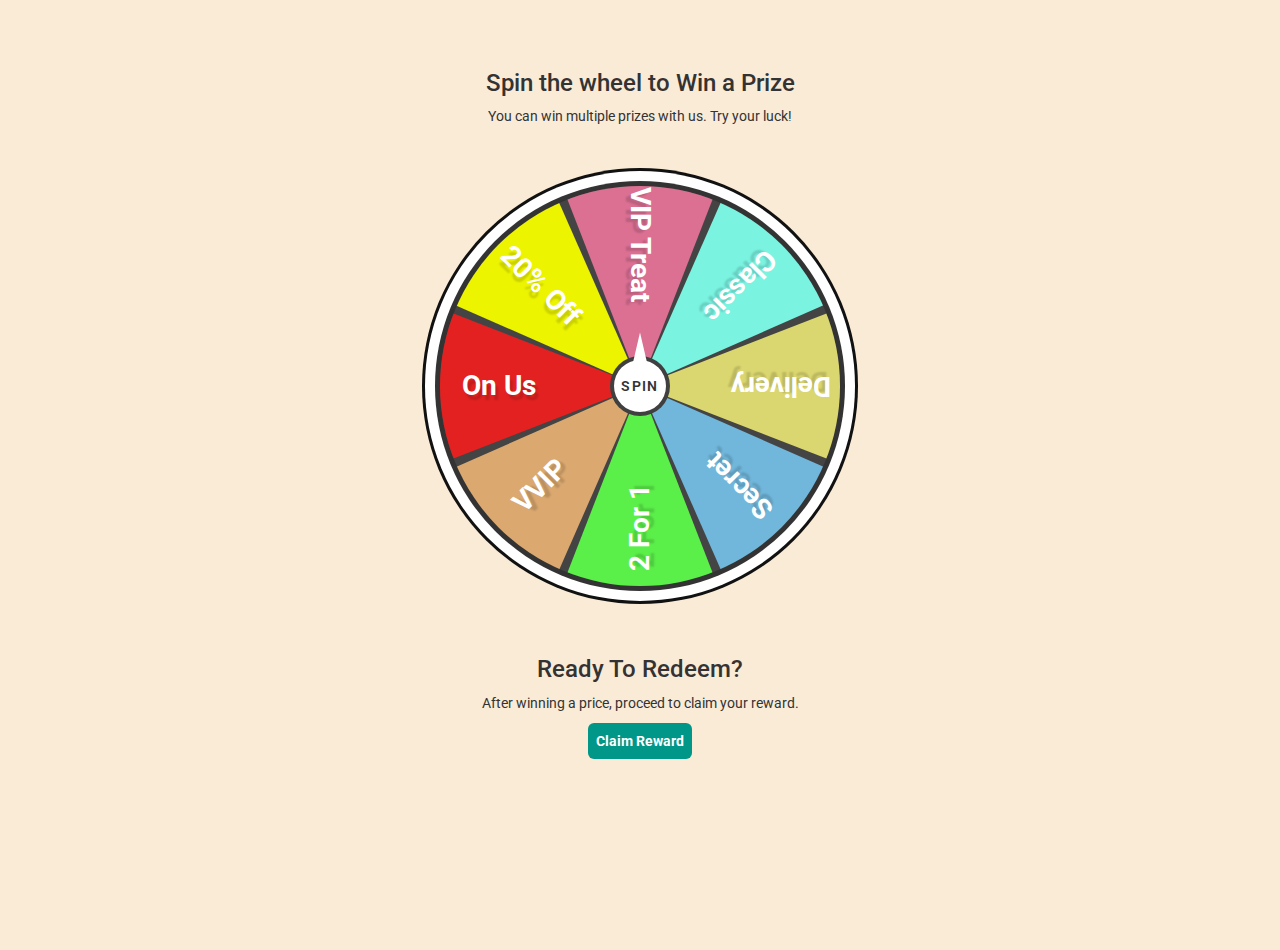
<file: spinning-wheel/index.html>
<!DOCTYPE html>
<html lang="en">
<head>
	<meta charset="UTF-8">
	<title>Spinning Wheel</title>
	<link rel="stylesheet" type="text/css" href="styles.css">
	 <!-- Google tag (gtag.js) -->
	 <script async src="https://www.googletagmanager.com/gtag/js?id=G-T4689DHLGP"></script>
	 <script>
	 window.dataLayer = window.dataLayer || [];
	 function gtag(){dataLayer.push(arguments);}
	 gtag('js', new Date());
 
	 gtag('config', 'G-T4689DHLGP');
	 </script>
 
	 <meta charset="UTF-8">
	 <meta http-equiv="X-UA-Compatible" content="IE=edge">
	 <meta name="viewport" content="width=device-width, initial-scale=1.0">
	 <link rel="icon" href="../favicon.ico" type="image/x-icon">
	 <link rel="stylesheet" href="https://maxcdn.bootstrapcdn.com/bootstrap/3.4.1/css/bootstrap.min.css">
	 <!--Fonts-->
	 <link rel="preconnect" href="https://fonts.googleapis.com">
	 <link rel="preconnect" href="https://fonts.gstatic.com" crossorigin>
	 <link href="https://fonts.googleapis.com/css2?family=Oswald:wght@200;400;500&display=swap" rel="stylesheet">
	 <link href="https://fonts.googleapis.com/icon?family=Material+Icons" rel="stylesheet">
	 <!--Scripts-->
	 <script src="https://ajax.googleapis.com/ajax/libs/jquery/3.6.4/jquery.min.js"></script>
	 <script src="https://maxcdn.bootstrapcdn.com/bootstrap/3.4.1/js/bootstrap.min.js"></script>
</head>
<body>
	<section class="top-section">
		<div class="container">
			<div class="row">
				<div class="col-12 col-sm-12 col-xs-12">
					<h3>Spin the wheel to Win a Prize</h3>
					<p>You can win multiple prizes with us.
					Try your luck!</p>
				</div>
			</div>
		</div>
	</section>

	<section class="spinning-wheel">
		<div class="container">
			<div class="row">
				<div class="spin-col col-sm-12 col-xs-6">		
					<div class="spin_container">
						<div class="spinBtn">
							Spin
						</div>
						<div class="wheel">
							<div class="number" style="--i:1;--clr:#db7093;"><span>VIP Treat</span></div>
							<div class="number" style="--i:2;--clr:#7bf3e1;"><span>Classic</span></div>
							<div class="number" style="--i:3;--clr:#dbd770;"><span>Delivery</span></div>
							<div class="number" style="--i:4;--clr:#70b7db;"><span>Secret</span></div>
							<div class="number" style="--i:5;--clr:#5bef4a;"><span>2 For 1</span></div>
							<div class="number" style="--i:6;--clr:#dba970;"><span>VVIP</span></div>
							<div class="number" style="--i:7;--clr:#e42121;"><span>On Us</span></div>
							<div class="number" style="--i:8;--clr:#ecf400;"><span>20% Off</span></div>
						</div>
					</div>
				</div>
			</div>
		</div>	
	</section>

	<section class="bottom-section">
		<div class="container">
			<div class="row">
				<div class="col-sm-12 col-xs-12">
					<h3>Ready To Redeem?</h3>
					<p>After winning a price, proceed to claim your reward.</p>
					<button class="redeem"><b>Claim Reward</b></button>
				</div>
			</div>
		</div>
	</section>
	<!-- <script src="script.js"></script> -->
	<script>
		let wheel = document.querySelector('.wheel');
		let spinBtn = document.querySelector('.spinBtn');
		let value = Math.ceil(Math.random() * 3600);

		spinBtn.onclick = function(){
			wheel.style.transform = "rotate(" + value + "deg)";
			value += Math.ceil(Math.random() * 3600);
		}
	</script>
</body>
</html>
</file>
<file: spinning-wheel/styles.css>
@import url('https://fonts.googleapis.com/css2?family=Roboto:wght@400;500;700;900&display=swap');
*
{
	margin: 0;
	padding: 0;
	box-sizing: border-box;
	font-family: 'Roboto', sans-serif;
}
body
{
	display: block;
	min-height: 100vh;
	background-color: antiquewhite !important;
}
section{
	text-align: center;
	margin-top: 50px;
}
.spin-col {
    display: flex;
    justify-content: center;
    align-items: center;
}
.spin_container 
{
	position: relative;
	width: 400px;
	height: 400px;
	display: flex;
	justify-content: center;
	align-items: center;
}
.spin_container .spinBtn
{
	position: absolute;
	width: 60px;
	height: 60px;
	background: #fff;
	border-radius: 50%;
	z-index: 10;
	display: flex;
	justify-content: center;
	align-items: center;
	text-transform: uppercase;
	font-weight: 600;
	color: #333;
	letter-spacing: 0.1em;
	border: 4px solid rgba(0, 0, 0, 0.75);
	cursor: pointer;
	user-select: none;
}
.spin_container .spinBtn::before
{
	content: '';
	position: absolute;
	top: -28px;
	width: 20px;
	height: 30px;
	background: #fff;
	clip-path: polygon(50% 0%, 15% 100%, 85% 100%);
}
.spin_container .wheel
{
	position: absolute;
	top: 0;
	left: 0;
	width: 100%;
	height: 100%;
	background: #444;
	border-radius: 50%;
	overflow: hidden;
	box-shadow: 0 0 0 5px #333,
	0 0 0 15px #fff,
	0 0 0 18px #111;
	transition: transform 5s ease-in-out;
}
.spin_container .wheel .number
{
	position: absolute;
	width: 50%;
	height: 50%;
	background: var(--clr);
	transform-origin: bottom right;
	transform: rotate(calc(45deg * var(--i)));
	clip-path: polygon(0 0, 56% 0, 100% 100%, 0 56%);
	display: flex;
	justify-content: center;
	align-items: center;
	user-select: none;
	cursor: pointer;
}
.spin_container .wheel .number span
{
	position: relative;
	transform: rotate(45deg);
	font-size: 2em;
	font-weight: 700;
	color: #fff;
	text-shadow: 3px 5px 2px rgba(0, 0, 0, 0.15);
}
.spin_container .wheel .number span::after
{
	position: absolute;
	font-size: 0.75em;
	font-weight: 500;
}
button.redeem {
    color: #fff;
    background: #009688;
    padding: 8px;
    border-radius: 6px;
	border: none;
}
@media only screen and (max-width: 766px) {
/** section formating **/
body
{
	display: block;
	left: 0;
	right: 0;
	margin: auto;
	background-color: antiquewhite !important;
}
section{
	text-align: left;
	margin: 0;
}
.spin-col {
    display: block;
}
section.top-section {
    position: relative;
    margin: 10px 10px 50px 10px;
}

section.spinning-wheel {
    position: relative;
    left: 100px;
    top: 5px;
	margin-bottom: 50px;
}
}
</file>
